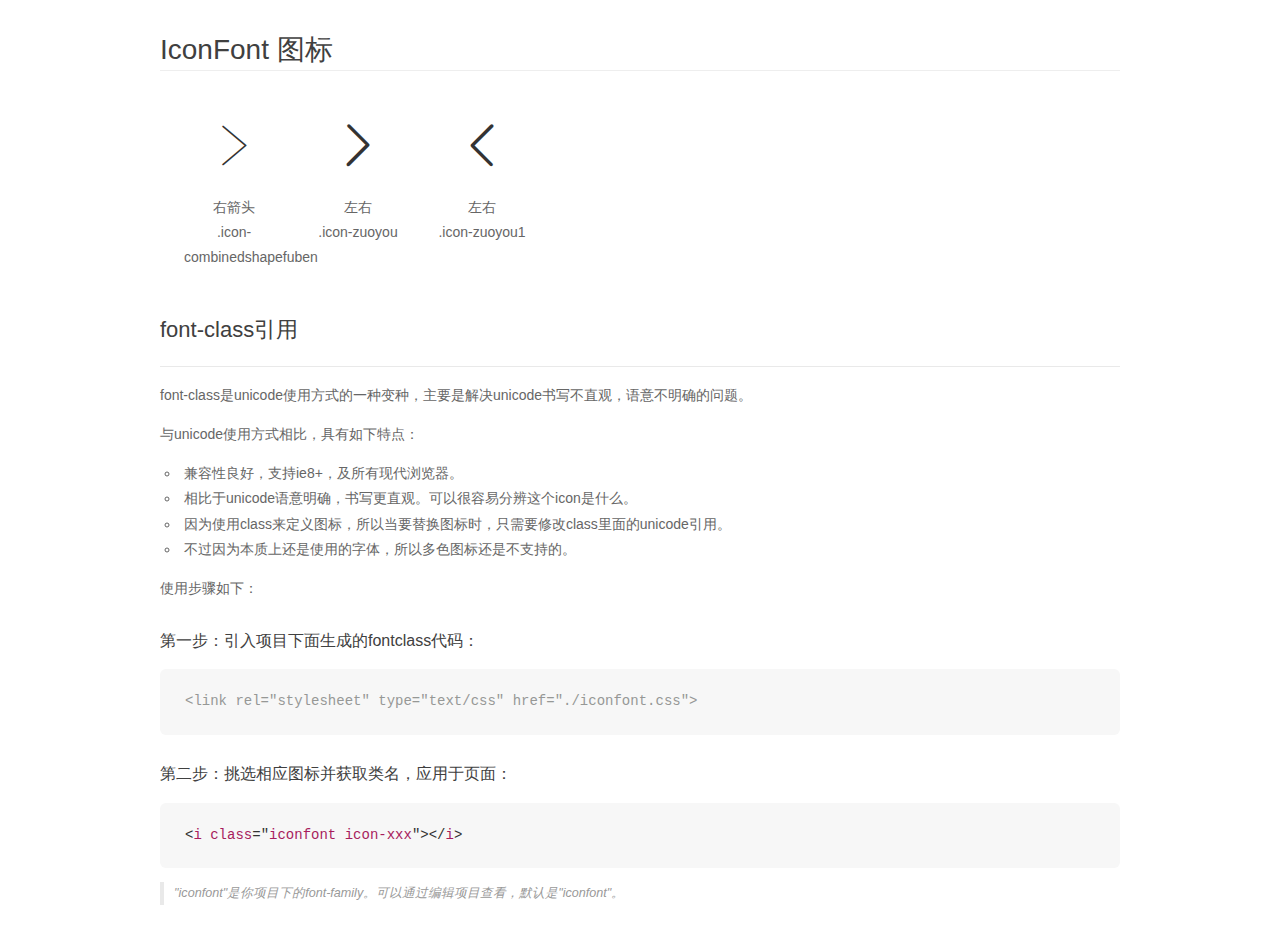
<file: font_311976_lpvxhq0qm23mcxr/demo_fontclass.html>
<!DOCTYPE html>
<html>
<head>
    <meta charset="utf-8"/>
    <title>IconFont</title>
    <link rel="stylesheet" href="demo.css">
    <link rel="stylesheet" href="iconfont.css">
</head>
<body>
    <div class="main markdown">
        <h1>IconFont 图标</h1>
        <ul class="icon_lists clear">
            
                <li>
                <i class="icon iconfont icon-combinedshapefuben"></i>
                    <div class="name">右箭头</div>
                    <div class="fontclass">.icon-combinedshapefuben</div>
                </li>
            
                <li>
                <i class="icon iconfont icon-zuoyou"></i>
                    <div class="name">左右</div>
                    <div class="fontclass">.icon-zuoyou</div>
                </li>
            
                <li>
                <i class="icon iconfont icon-zuoyou1"></i>
                    <div class="name">左右</div>
                    <div class="fontclass">.icon-zuoyou1</div>
                </li>
            
        </ul>

        <h2 id="font-class-">font-class引用</h2>
        <hr>

        <p>font-class是unicode使用方式的一种变种，主要是解决unicode书写不直观，语意不明确的问题。</p>
        <p>与unicode使用方式相比，具有如下特点：</p>
        <ul>
        <li>兼容性良好，支持ie8+，及所有现代浏览器。</li>
        <li>相比于unicode语意明确，书写更直观。可以很容易分辨这个icon是什么。</li>
        <li>因为使用class来定义图标，所以当要替换图标时，只需要修改class里面的unicode引用。</li>
        <li>不过因为本质上还是使用的字体，所以多色图标还是不支持的。</li>
        </ul>
        <p>使用步骤如下：</p>
        <h3 id="-fontclass-">第一步：引入项目下面生成的fontclass代码：</h3>


        <pre><code class="lang-js hljs javascript"><span class="hljs-comment">&lt;link rel="stylesheet" type="text/css" href="./iconfont.css"&gt;</span></code></pre>
        <h3 id="-">第二步：挑选相应图标并获取类名，应用于页面：</h3>
        <pre><code class="lang-css hljs">&lt;<span class="hljs-selector-tag">i</span> <span class="hljs-selector-tag">class</span>="<span class="hljs-selector-tag">iconfont</span> <span class="hljs-selector-tag">icon-xxx</span>"&gt;&lt;/<span class="hljs-selector-tag">i</span>&gt;</code></pre>
        <blockquote>
        <p>"iconfont"是你项目下的font-family。可以通过编辑项目查看，默认是"iconfont"。</p>
        </blockquote>
    </div>
</body>
</html>
</file>
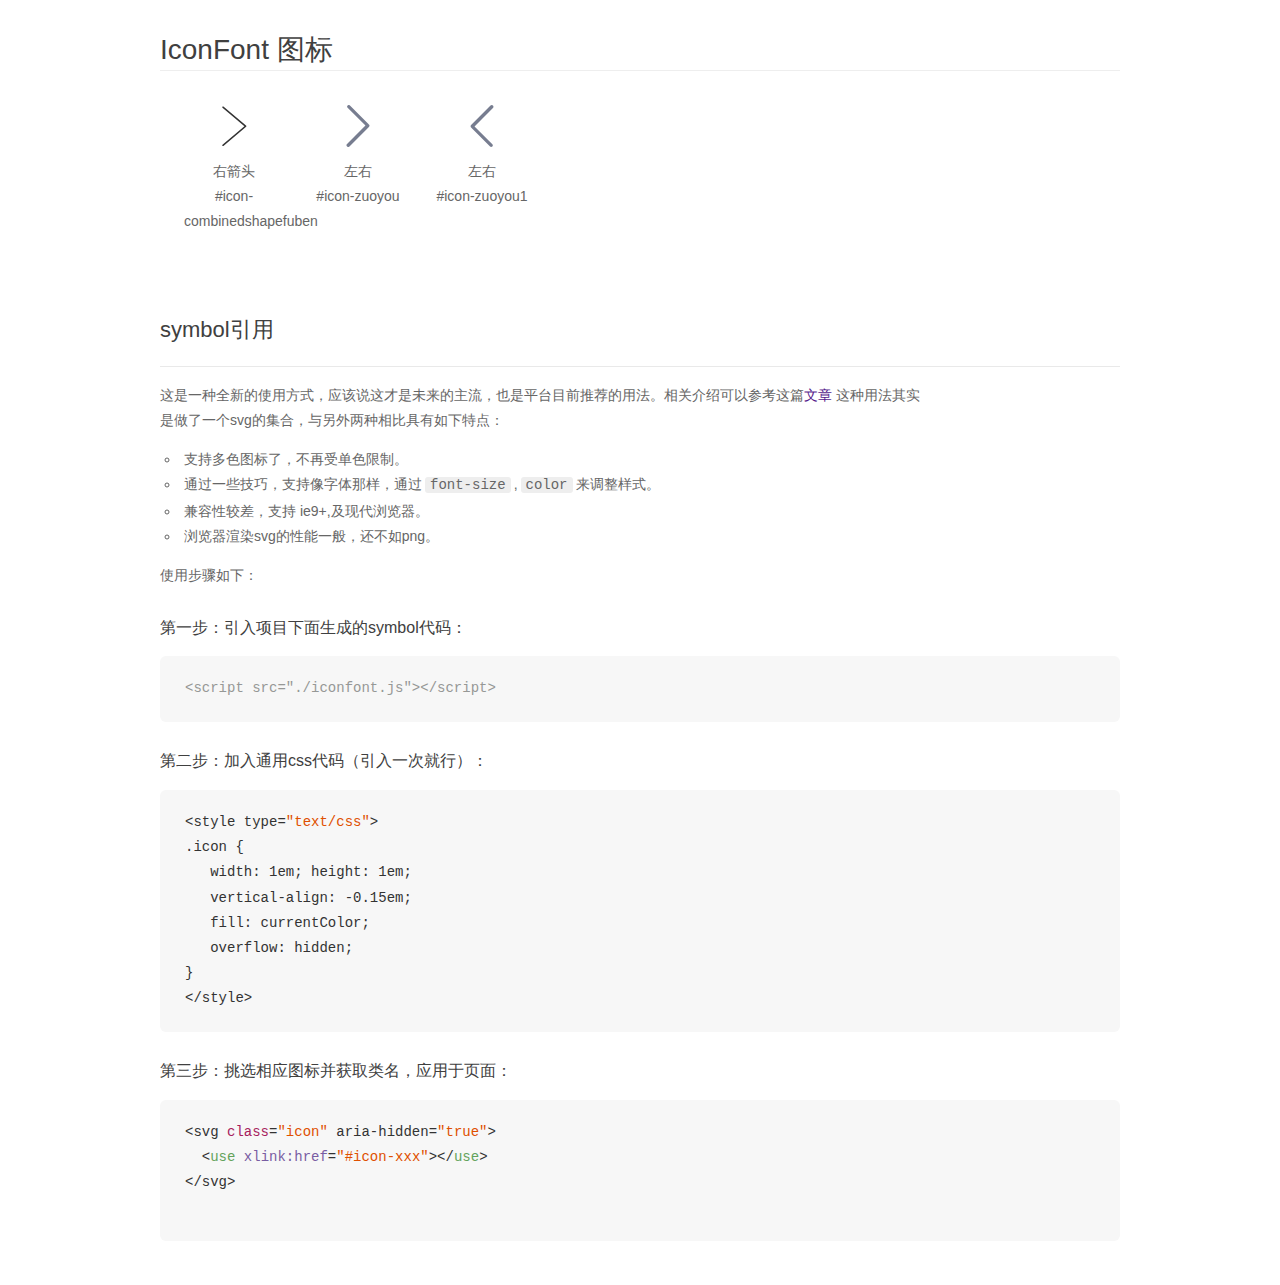
<file: font_311976_lpvxhq0qm23mcxr/demo_symbol.html>
<!DOCTYPE html>
<html>
<head>
    <meta charset="utf-8"/>
    <title>IconFont</title>
    <link rel="stylesheet" href="demo.css">
    <script src="iconfont.js"></script>

    <style type="text/css">
        .icon {
          /* 通过设置 font-size 来改变图标大小 */
          width: 1em; height: 1em;
          /* 图标和文字相邻时，垂直对齐 */
          vertical-align: -0.15em;
          /* 通过设置 color 来改变 SVG 的颜色/fill */
          fill: currentColor;
          /* path 和 stroke 溢出 viewBox 部分在 IE 下会显示
             normalize.css 中也包含这行 */
          overflow: hidden;
        }

    </style>
</head>
<body>
    <div class="main markdown">
        <h1>IconFont 图标</h1>
        <ul class="icon_lists clear">
            
                <li>
                    <svg class="icon" aria-hidden="true">
                        <use xlink:href="#icon-combinedshapefuben"></use>
                    </svg>
                    <div class="name">右箭头</div>
                    <div class="fontclass">#icon-combinedshapefuben</div>
                </li>
            
                <li>
                    <svg class="icon" aria-hidden="true">
                        <use xlink:href="#icon-zuoyou"></use>
                    </svg>
                    <div class="name">左右</div>
                    <div class="fontclass">#icon-zuoyou</div>
                </li>
            
                <li>
                    <svg class="icon" aria-hidden="true">
                        <use xlink:href="#icon-zuoyou1"></use>
                    </svg>
                    <div class="name">左右</div>
                    <div class="fontclass">#icon-zuoyou1</div>
                </li>
            
        </ul>


        <h2 id="symbol-">symbol引用</h2>
        <hr>

        <p>这是一种全新的使用方式，应该说这才是未来的主流，也是平台目前推荐的用法。相关介绍可以参考这篇<a href="">文章</a>
        这种用法其实是做了一个svg的集合，与另外两种相比具有如下特点：</p>
        <ul>
          <li>支持多色图标了，不再受单色限制。</li>
          <li>通过一些技巧，支持像字体那样，通过<code>font-size</code>,<code>color</code>来调整样式。</li>
          <li>兼容性较差，支持 ie9+,及现代浏览器。</li>
          <li>浏览器渲染svg的性能一般，还不如png。</li>
        </ul>
        <p>使用步骤如下：</p>
        <h3 id="-symbol-">第一步：引入项目下面生成的symbol代码：</h3>
        <pre><code class="lang-js hljs javascript"><span class="hljs-comment">&lt;script src="./iconfont.js"&gt;&lt;/script&gt;</span></code></pre>
        <h3 id="-css-">第二步：加入通用css代码（引入一次就行）：</h3>
        <pre><code class="lang-js hljs javascript">&lt;style type=<span class="hljs-string">"text/css"</span>&gt;
.icon {
   width: <span class="hljs-number">1</span>em; height: <span class="hljs-number">1</span>em;
   vertical-align: <span class="hljs-number">-0.15</span>em;
   fill: currentColor;
   overflow: hidden;
}
&lt;<span class="hljs-regexp">/style&gt;</span></code></pre>
        <h3 id="-">第三步：挑选相应图标并获取类名，应用于页面：</h3>
        <pre><code class="lang-js hljs javascript">&lt;svg <span class="hljs-class"><span class="hljs-keyword">class</span></span>=<span class="hljs-string">"icon"</span> aria-hidden=<span class="hljs-string">"true"</span>&gt;<span class="xml"><span class="hljs-tag">
  &lt;<span class="hljs-name">use</span> <span class="hljs-attr">xlink:href</span>=<span class="hljs-string">"#icon-xxx"</span>&gt;</span><span class="hljs-tag">&lt;/<span class="hljs-name">use</span>&gt;</span>
</span>&lt;<span class="hljs-regexp">/svg&gt;
        </span></code></pre>
    </div>
</body>
</html>
</file>
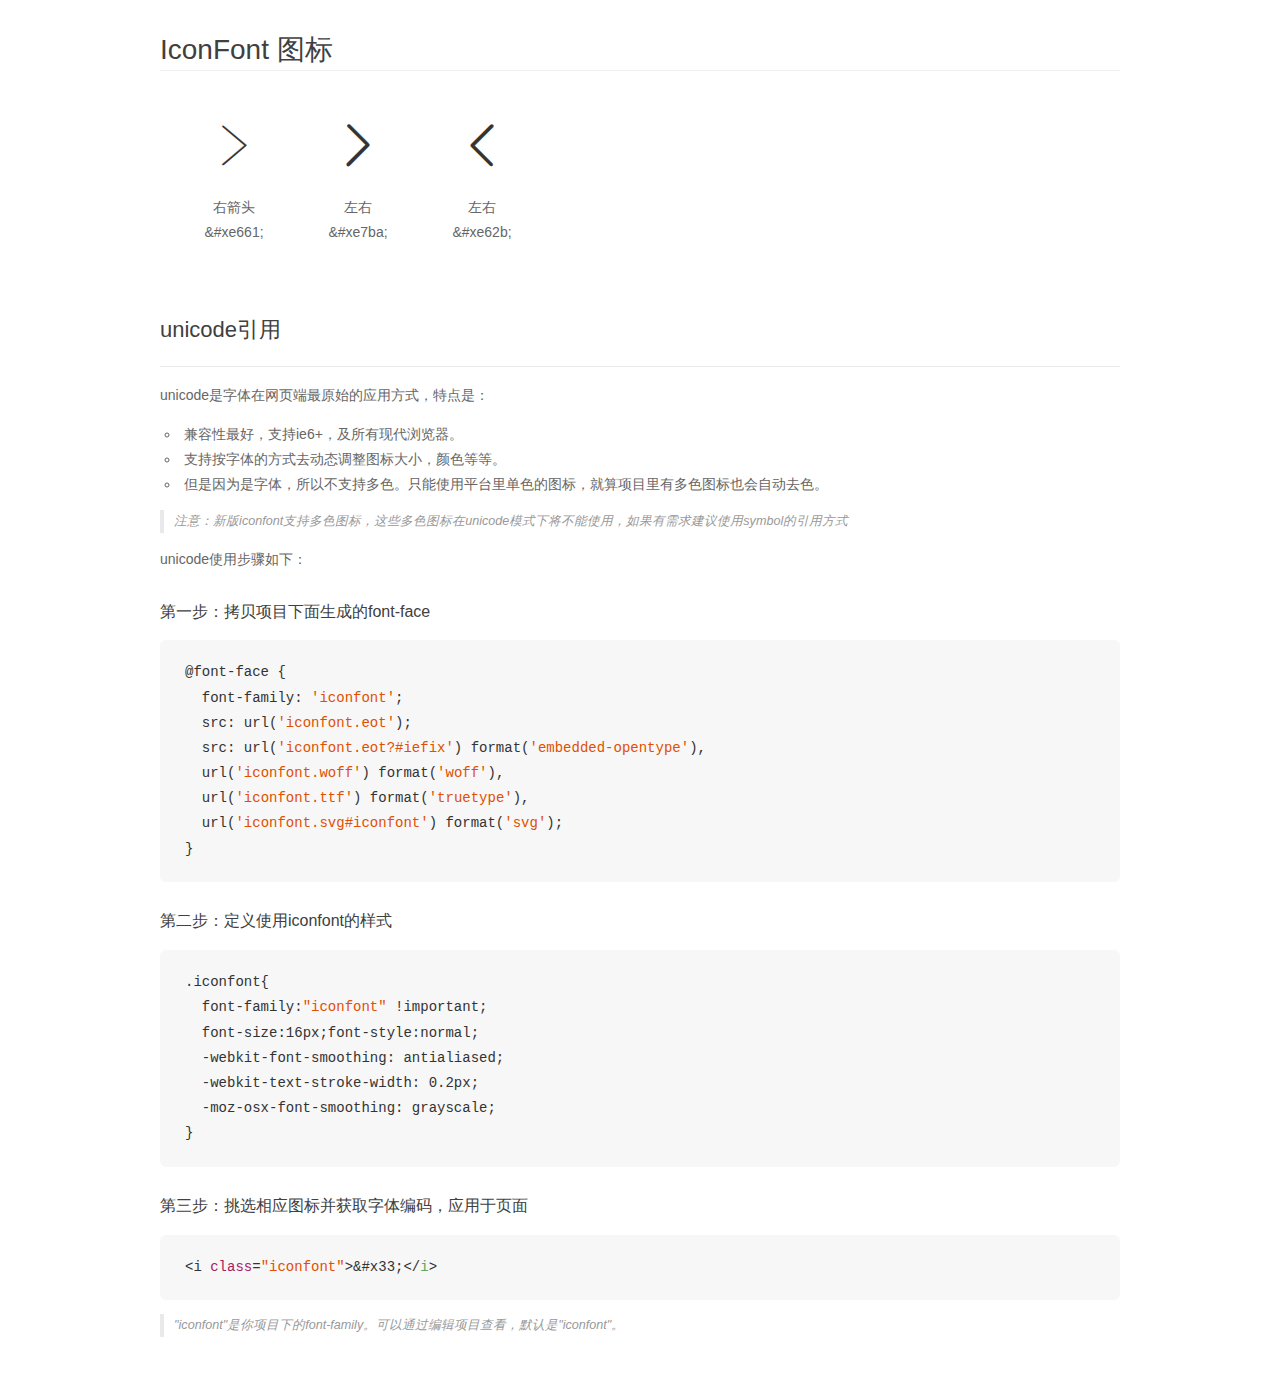
<file: font_311976_lpvxhq0qm23mcxr/demo_unicode.html>
<!DOCTYPE html>
<html>
<head>
    <meta charset="utf-8"/>
    <title>IconFont</title>
    <link rel="stylesheet" href="demo.css">

    <style type="text/css">

        @font-face {font-family: "iconfont";
          src: url('iconfont.eot'); /* IE9*/
          src: url('iconfont.eot#iefix') format('embedded-opentype'), /* IE6-IE8 */
          url('iconfont.woff') format('woff'), /* chrome, firefox */
          url('iconfont.ttf') format('truetype'), /* chrome, firefox, opera, Safari, Android, iOS 4.2+*/
          url('iconfont.svg#iconfont') format('svg'); /* iOS 4.1- */
        }

        .iconfont {
          font-family:"iconfont" !important;
          font-size:16px;
          font-style:normal;
          -webkit-font-smoothing: antialiased;
          -webkit-text-stroke-width: 0.2px;
          -moz-osx-font-smoothing: grayscale;
        }

    </style>
</head>
<body>
    <div class="main markdown">
        <h1>IconFont 图标</h1>
        <ul class="icon_lists clear">
            
                <li>
                <i class="icon iconfont">&#xe661;</i>
                    <div class="name">右箭头</div>
                    <div class="code">&amp;#xe661;</div>
                </li>
            
                <li>
                <i class="icon iconfont">&#xe7ba;</i>
                    <div class="name">左右</div>
                    <div class="code">&amp;#xe7ba;</div>
                </li>
            
                <li>
                <i class="icon iconfont">&#xe62b;</i>
                    <div class="name">左右</div>
                    <div class="code">&amp;#xe62b;</div>
                </li>
            
        </ul>
        <h2 id="unicode-">unicode引用</h2>
        <hr>

        <p>unicode是字体在网页端最原始的应用方式，特点是：</p>
        <ul>
        <li>兼容性最好，支持ie6+，及所有现代浏览器。</li>
        <li>支持按字体的方式去动态调整图标大小，颜色等等。</li>
        <li>但是因为是字体，所以不支持多色。只能使用平台里单色的图标，就算项目里有多色图标也会自动去色。</li>
        </ul>
        <blockquote>
        <p>注意：新版iconfont支持多色图标，这些多色图标在unicode模式下将不能使用，如果有需求建议使用symbol的引用方式</p>
        </blockquote>
        <p>unicode使用步骤如下：</p>
        <h3 id="-font-face">第一步：拷贝项目下面生成的font-face</h3>
        <pre><code class="lang-js hljs javascript">@font-face {
  font-family: <span class="hljs-string">'iconfont'</span>;
  src: url(<span class="hljs-string">'iconfont.eot'</span>);
  src: url(<span class="hljs-string">'iconfont.eot?#iefix'</span>) format(<span class="hljs-string">'embedded-opentype'</span>),
  url(<span class="hljs-string">'iconfont.woff'</span>) format(<span class="hljs-string">'woff'</span>),
  url(<span class="hljs-string">'iconfont.ttf'</span>) format(<span class="hljs-string">'truetype'</span>),
  url(<span class="hljs-string">'iconfont.svg#iconfont'</span>) format(<span class="hljs-string">'svg'</span>);
}
</code></pre>
        <h3 id="-iconfont-">第二步：定义使用iconfont的样式</h3>
        <pre><code class="lang-js hljs javascript">.iconfont{
  font-family:<span class="hljs-string">"iconfont"</span> !important;
  font-size:<span class="hljs-number">16</span>px;font-style:normal;
  -webkit-font-smoothing: antialiased;
  -webkit-text-stroke-width: <span class="hljs-number">0.2</span>px;
  -moz-osx-font-smoothing: grayscale;
}
</code></pre>
        <h3 id="-">第三步：挑选相应图标并获取字体编码，应用于页面</h3>
        <pre><code class="lang-js hljs javascript">&lt;i <span class="hljs-class"><span class="hljs-keyword">class</span></span>=<span class="hljs-string">"iconfont"</span>&gt;&amp;#x33;<span class="xml"><span class="hljs-tag">&lt;/<span class="hljs-name">i</span>&gt;</span></span></code></pre>

        <blockquote>
        <p>"iconfont"是你项目下的font-family。可以通过编辑项目查看，默认是"iconfont"。</p>
        </blockquote>
    </div>


</body>
</html>
</file>
<file: font_311976_lpvxhq0qm23mcxr/iconfont.css>
@font-face {font-family: "iconfont";
  src: url('iconfont.eot?t=1502411982040'); /* IE9*/
  src: url('iconfont.eot?t=1502411982040#iefix') format('embedded-opentype'), /* IE6-IE8 */
  url('iconfont.woff?t=1502411982040') format('woff'), /* chrome, firefox */
  url('iconfont.ttf?t=1502411982040') format('truetype'), /* chrome, firefox, opera, Safari, Android, iOS 4.2+*/
  url('iconfont.svg?t=1502411982040#iconfont') format('svg'); /* iOS 4.1- */
}

.iconfont {
  font-family:"iconfont" !important;
  font-size:16px;
  font-style:normal;
  -webkit-font-smoothing: antialiased;
  -moz-osx-font-smoothing: grayscale;
}

.icon-combinedshapefuben:before { content: "\e661"; }

.icon-zuoyou:before { content: "\e7ba"; }

.icon-zuoyou1:before { content: "\e62b"; }
</file>
<file: font_311976_lpvxhq0qm23mcxr/demo.css>
*{margin: 0;padding: 0;list-style: none;}
/*
KISSY CSS Reset
理念：1. reset 的目的不是清除浏览器的默认样式，这仅是部分工作。清除和重置是紧密不可分的。
2. reset 的目的不是让默认样式在所有浏览器下一致，而是减少默认样式有可能带来的问题。
3. reset 期望提供一套普适通用的基础样式。但没有银弹，推荐根据具体需求，裁剪和修改后再使用。
特色：1. 适应中文；2. 基于最新主流浏览器。
维护：玉伯<lifesinger@gmail.com>, 正淳<ragecarrier@gmail.com>
 */

/** 清除内外边距 **/
body, h1, h2, h3, h4, h5, h6, hr, p, blockquote, /* structural elements 结构元素 */
dl, dt, dd, ul, ol, li, /* list elements 列表元素 */
pre, /* text formatting elements 文本格式元素 */
form, fieldset, legend, button, input, textarea, /* form elements 表单元素 */
th, td /* table elements 表格元素 */ {
  margin: 0;
  padding: 0;
}

/** 设置默认字体 **/
body,
button, input, select, textarea /* for ie */ {
  font: 12px/1.5 tahoma, arial, \5b8b\4f53, sans-serif;
}
h1, h2, h3, h4, h5, h6 { font-size: 100%; }
address, cite, dfn, em, var { font-style: normal; } /* 将斜体扶正 */
code, kbd, pre, samp { font-family: courier new, courier, monospace; } /* 统一等宽字体 */
small { font-size: 12px; } /* 小于 12px 的中文很难阅读，让 small 正常化 */

/** 重置列表元素 **/
ul, ol { list-style: none; }

/** 重置文本格式元素 **/
a { text-decoration: none; }
a:hover { text-decoration: underline; }


/** 重置表单元素 **/
legend { color: #000; } /* for ie6 */
fieldset, img { border: 0; } /* img 搭车：让链接里的 img 无边框 */
button, input, select, textarea { font-size: 100%; } /* 使得表单元素在 ie 下能继承字体大小 */
/* 注：optgroup 无法扶正 */

/** 重置表格元素 **/
table { border-collapse: collapse; border-spacing: 0; }

/* 清除浮动 */
.ks-clear:after, .clear:after {
  content: '\20';
  display: block;
  height: 0;
  clear: both;
}
.ks-clear, .clear {
  *zoom: 1;
}

.main {
  padding: 30px 100px;
width: 960px;
margin: 0 auto;
}
.main h1{font-size:36px; color:#333; text-align:left;margin-bottom:30px; border-bottom: 1px solid #eee;}

.helps{margin-top:40px;}
.helps pre{
  padding:20px;
  margin:10px 0;
  border:solid 1px #e7e1cd;
  background-color: #fffdef;
  overflow: auto;
}

.icon_lists{
  width: 100% !important;

}

.icon_lists li{
  float:left;
  width: 100px;
  height:180px;
  text-align: center;
  list-style: none !important;
}
.icon_lists .icon{
  font-size: 42px;
  line-height: 100px;
  margin: 10px 0;
  color:#333;
  -webkit-transition: font-size 0.25s ease-out 0s;
  -moz-transition: font-size 0.25s ease-out 0s;
  transition: font-size 0.25s ease-out 0s;

}
.icon_lists .icon:hover{
  font-size: 100px;
}



.markdown {
  color: #666;
  font-size: 14px;
  line-height: 1.8;
}

.highlight {
  line-height: 1.5;
}

.markdown img {
  vertical-align: middle;
  max-width: 100%;
}

.markdown h1 {
  color: #404040;
  font-weight: 500;
  line-height: 40px;
  margin-bottom: 24px;
}

.markdown h2,
.markdown h3,
.markdown h4,
.markdown h5,
.markdown h6 {
  color: #404040;
  margin: 1.6em 0 0.6em 0;
  font-weight: 500;
  clear: both;
}

.markdown h1 {
  font-size: 28px;
}

.markdown h2 {
  font-size: 22px;
}

.markdown h3 {
  font-size: 16px;
}

.markdown h4 {
  font-size: 14px;
}

.markdown h5 {
  font-size: 12px;
}

.markdown h6 {
  font-size: 12px;
}

.markdown hr {
  height: 1px;
  border: 0;
  background: #e9e9e9;
  margin: 16px 0;
  clear: both;
}

.markdown p,
.markdown pre {
  margin: 1em 0;
}

.markdown > p,
.markdown > blockquote,
.markdown > .highlight,
.markdown > ol,
.markdown > ul {
  width: 80%;
}

.markdown ul > li {
  list-style: circle;
}

.markdown > ul li,
.markdown blockquote ul > li {
  margin-left: 20px;
  padding-left: 4px;
}

.markdown > ul li p,
.markdown > ol li p {
  margin: 0.6em 0;
}

.markdown ol > li {
  list-style: decimal;
}

.markdown > ol li,
.markdown blockquote ol > li {
  margin-left: 20px;
  padding-left: 4px;
}

.markdown code {
  margin: 0 3px;
  padding: 0 5px;
  background: #eee;
  border-radius: 3px;
}

.markdown pre {
  border-radius: 6px;
  background: #f7f7f7;
  padding: 20px;
}

.markdown pre code {
  border: none;
  background: #f7f7f7;
  margin: 0;
}

.markdown strong,
.markdown b {
  font-weight: 600;
}

.markdown > table {
  border-collapse: collapse;
  border-spacing: 0px;
  empty-cells: show;
  border: 1px solid #e9e9e9;
  width: 95%;
  margin-bottom: 24px;
}

.markdown > table th {
  white-space: nowrap;
  color: #333;
  font-weight: 600;

}

.markdown > table th,
.markdown > table td {
  border: 1px solid #e9e9e9;
  padding: 8px 16px;
  text-align: left;
}

.markdown > table th {
  background: #F7F7F7;
}

.markdown blockquote {
  font-size: 90%;
  color: #999;
  border-left: 4px solid #e9e9e9;
  padding-left: 0.8em;
  margin: 1em 0;
  font-style: italic;
}

.markdown blockquote p {
  margin: 0;
}

.markdown .anchor {
  opacity: 0;
  transition: opacity 0.3s ease;
  margin-left: 8px;
}

.markdown .waiting {
  color: #ccc;
}

.markdown h1:hover .anchor,
.markdown h2:hover .anchor,
.markdown h3:hover .anchor,
.markdown h4:hover .anchor,
.markdown h5:hover .anchor,
.markdown h6:hover .anchor {
  opacity: 1;
  display: inline-block;
}

.markdown > br,
.markdown > p > br {
  clear: both;
}


.hljs {
  display: block;
  background: white;
  padding: 0.5em;
  color: #333333;
  overflow-x: auto;
}

.hljs-comment,
.hljs-meta {
  color: #969896;
}

.hljs-string,
.hljs-variable,
.hljs-template-variable,
.hljs-strong,
.hljs-emphasis,
.hljs-quote {
  color: #df5000;
}

.hljs-keyword,
.hljs-selector-tag,
.hljs-type {
  color: #a71d5d;
}

.hljs-literal,
.hljs-symbol,
.hljs-bullet,
.hljs-attribute {
  color: #0086b3;
}

.hljs-section,
.hljs-name {
  color: #63a35c;
}

.hljs-tag {
  color: #333333;
}

.hljs-title,
.hljs-attr,
.hljs-selector-id,
.hljs-selector-class,
.hljs-selector-attr,
.hljs-selector-pseudo {
  color: #795da3;
}

.hljs-addition {
  color: #55a532;
  background-color: #eaffea;
}

.hljs-deletion {
  color: #bd2c00;
  background-color: #ffecec;
}

.hljs-link {
  text-decoration: underline;
}

pre{
  background: #fff;
}
</file>
